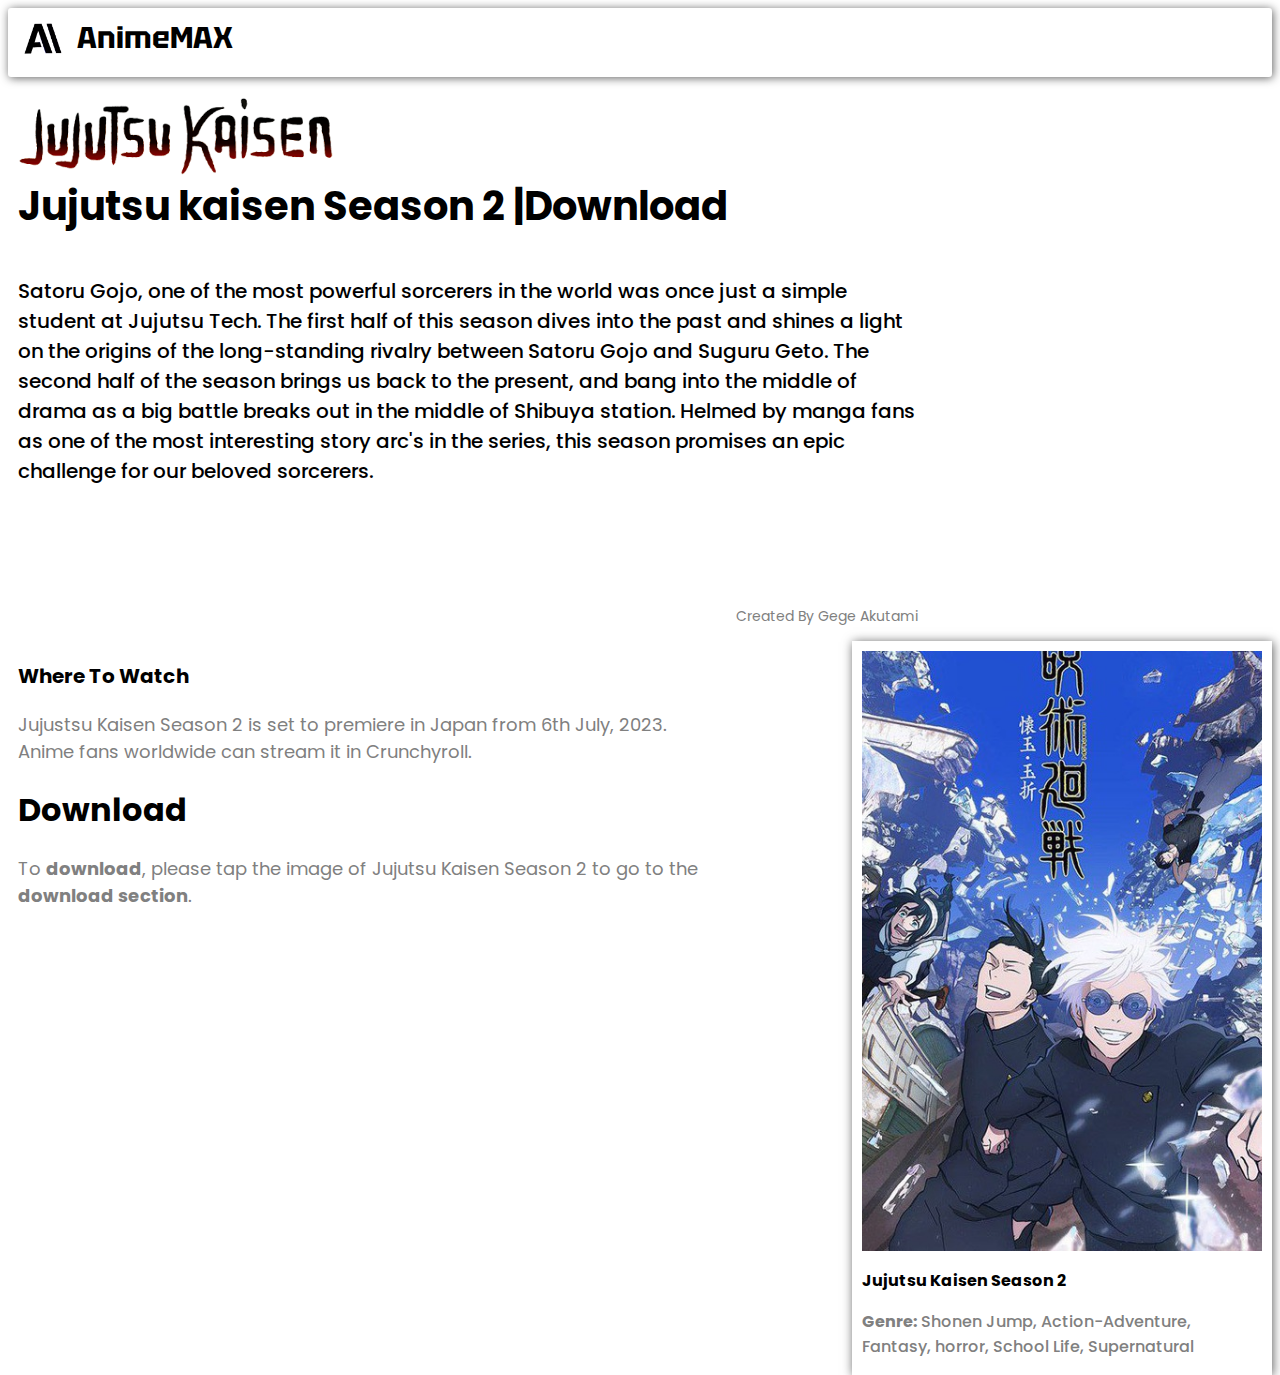
<file: index.html>
<!DOCTYPE html>
<html>
    <head>
        <title>AnimeMax.in</title>
        <link rel="stylesheet" href="style/style.css">
        <meta name="viewport" content="width=device-width, initial-scale=1.0">
    
        <link rel="preconnect" href="https://fonts.googleapis.com">
        <link rel="preconnect" href="https://fonts.gstatic.com" crossorigin>
        <link href="https://fonts.googleapis.com/css2?family=Tektur:wght@400;500;600;700;800;900&display=swap" rel="stylesheet">
        <link rel="preconnect" href="https://fonts.googleapis.com">
        <link rel="preconnect" href="https://fonts.gstatic.com" crossorigin>
        <link href="https://fonts.googleapis.com/css2?family=Poppins:wght@400;500;700&display=swap" rel="stylesheet">
    </head>
    
    <body>
        <div class="nav-div">
            <img class="logo-img" src="anime_images/AnimeMax.jpg">
            
            <p class="logo-name">AnimeMAX</p>
            
           <!-- <input class="search-bar" type="text" placeholder="Search">-->
        </div>
        <img class="front-img" src="anime_images/jjk_logo.png">
        
        <div class="des-div">
            <p class="anime-title">Jujutsu kaisen Season 2 |Download</p>
        
            <p class="anime-describtion">Satoru Gojo, one of the most powerful sorcerers in the world was once just a simple student at Jujutsu Tech. The first half of this season dives into the past and shines a light on the origins of the long-standing rivalry between Satoru Gojo and Suguru Geto. The second half of the season brings us back to the present, and bang into the middle of drama as a big battle breaks out in the middle of Shibuya station. Helmed by manga fans as one of the most interesting story arc's in the series, this season promises an epic challenge for our beloved sorcerers.</p>
            
            <p class="author-name">Created By Gege Akutami</p>
        </div>
        
        <a href="download.html">
            <div class="img-div">
                <img class="anime-img" src="anime_images/jujutsu_kaisen_season_2.jpg">
            
                <p class="img-describtion">Jujutsu Kaisen Season 2</p>
                <p class="anime-genre"><b>Genre:</b> Shonen Jump, Action-Adventure, Fantasy, horror, School Life, Supernatural</p>
            </div>
        </a>
        
        <div>
            <p class="watch-title">Where To Watch</p>
            
            <p class="watch-text">Jujustsu Kaisen Season 2 is set to premiere in Japan from 6th July, 2023. Anime fans worldwide can stream it in Crunchyroll.</p>
        </div>
        
        <div class="download">
            <h1>Download</h1>
            <p class="download-text">To <b>download</b>, please tap the image of Jujutsu Kaisen Season 2 to go to the <b>download section</b>.</p>
        </div>
    </body>
</html>
</file>
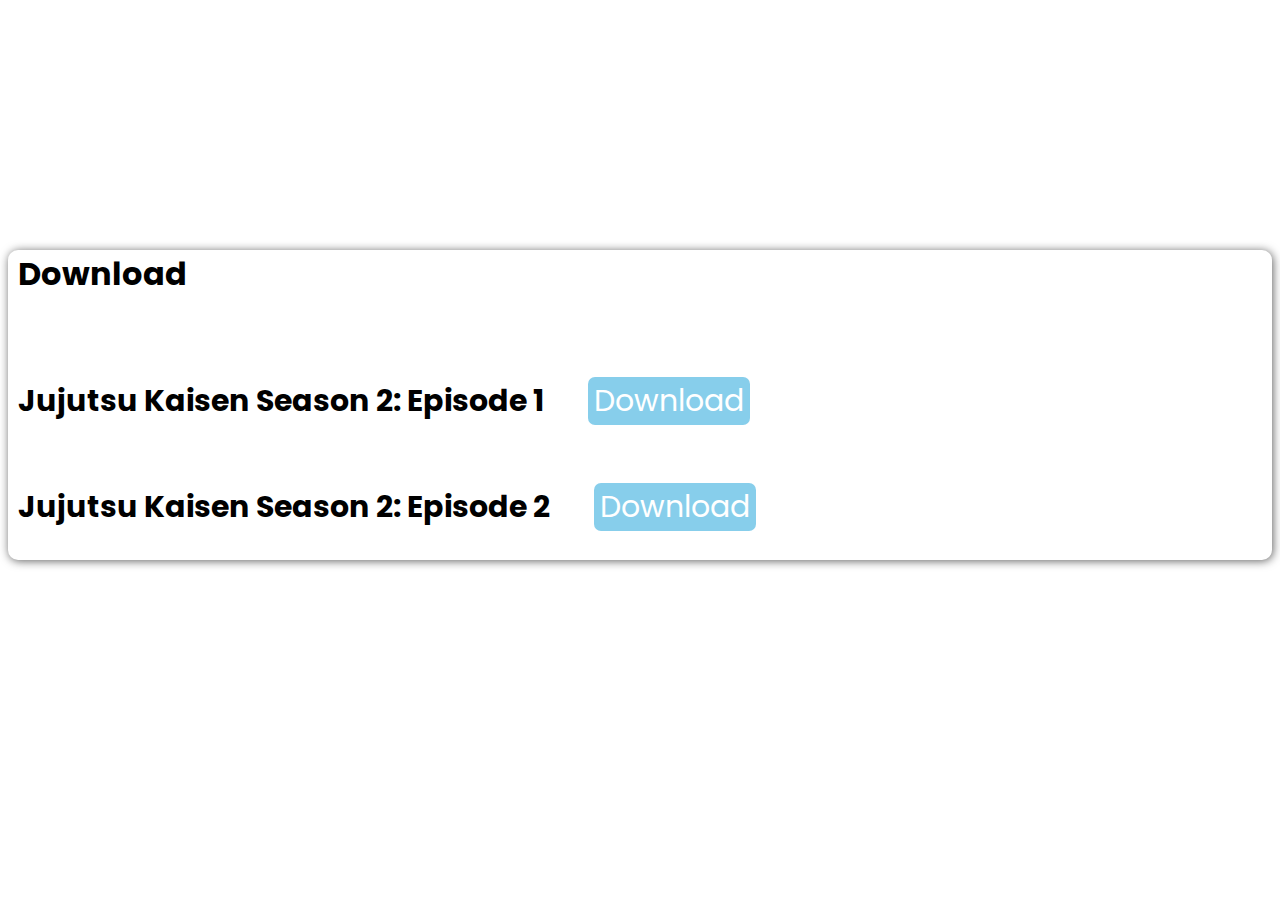
<file: download.html>
<!DOCTYPE html>
<html>
    <head>
        <title>Download</title>
        <link rel="stylesheet" href="download.css">
        <meta name="viewport" content="width=device-width, initial-scale=1.0">
        
        <link rel="preconnect" href="https://fonts.googleapis.com">
        <link rel="preconnect" href="https://fonts.gstatic.com" crossorigin>
        <link href="https://fonts.googleapis.com/css2?family=Poppins:wght@400;500;700&display=swap" rel="stylesheet">
    </head>
    
    <body>
        <div class="content">
            
            <div>
                <h1>Download</h1>
            </div>
            
            <div>
                <p class="download-name">Jujutsu Kaisen Season 2: Episode 1</p>
                <a href="jjk-download-s2-ep1.html">
                <button class="download-content">Download</button>
                </a>
            </div>
            
            <div>
                <p class="download-name">Jujutsu Kaisen Season 2: Episode 2</p>
                <a href="jjk-download-s2-ep2.html">
                <button class="download-content">Download</button>
                </a>
            </div>
            <!--<p class="download-name">Jujutsu Kaisen Season 2: Episode 3</p>
            <a href="jjk-download-s2-ep3.html">
                <button class="download-content">Download</button>
            </a>-->
        </div>
    </body>
</html>
</file>
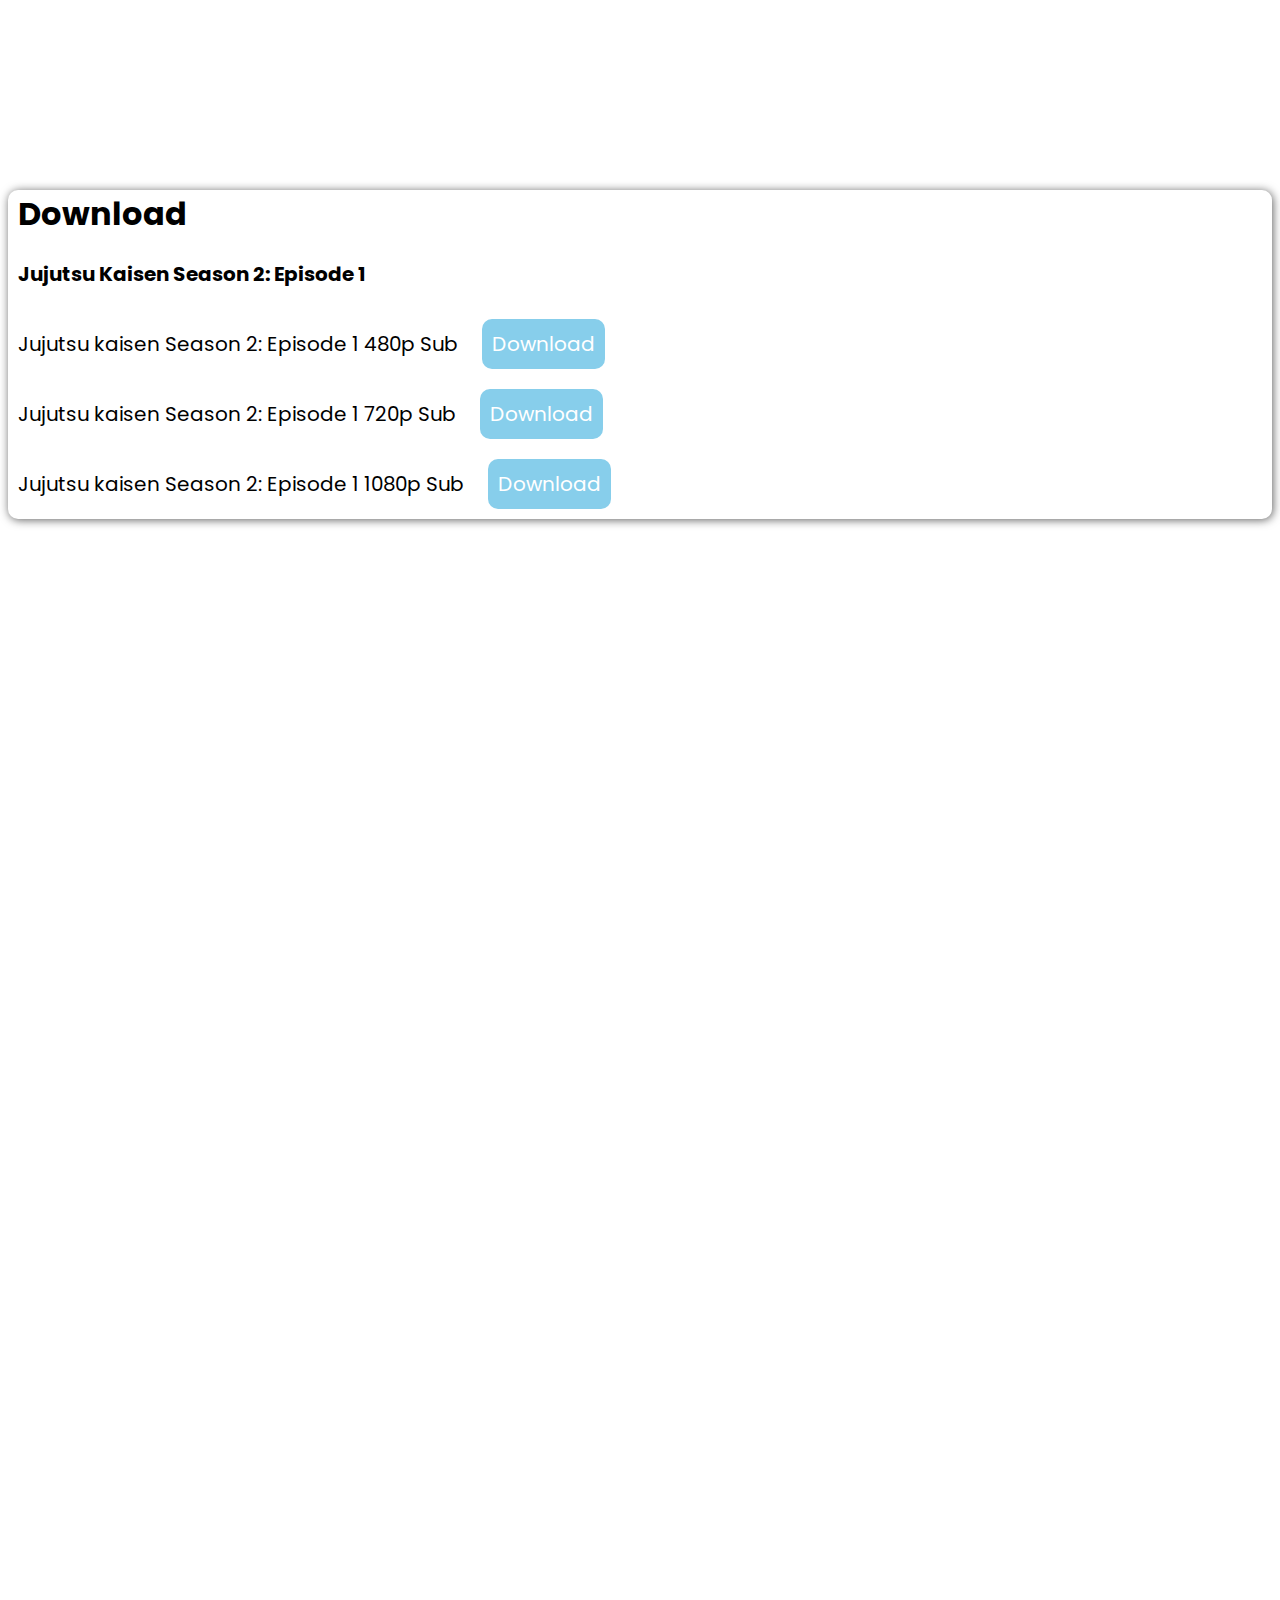
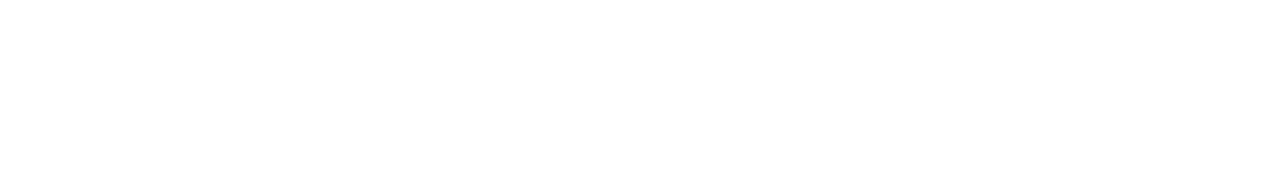
<file: jjk-download-s2-ep1.html>
<!DOCTYPE html>
<html>
    <head>
        <title>Download</title>
        <link rel="stylesheet" href="jjk-download-s2-ep1.css">
        <meta name="viewport" content="width=device-width, initial-scale=1.0">

        <link rel="preconnect" href="https://fonts.googleapis.com">
        <link rel="preconnect" href="https://fonts.gstatic.com" crossorigin>
        <link href="https://fonts.googleapis.com/css2?family=Poppins:wght@400;500;700&display=swap" rel="stylesheet">
    </head>
    
    <body>
         <div class="content">
                <h1>Download</h1>
            <p class="download-name">Jujutsu Kaisen Season 2: Episode 1</p>
                
            <div>
                <p class="anime-download">Jujutsu kaisen Season 2: Episode 1 480p Sub</p>
                <a href="JujutsuKaisen/Season_2/480p/jjk_s2_ep1_480p_sub.mkv" download="">
                    <button>Download</button>
                </a>
            </div>
                
            <div>
                <p class="anime-download">Jujutsu kaisen Season 2: Episode 1 720p Sub</p>
                <a href="JujutsuKaisen/Season_2/720p/jjk_s2_ep1_720p_sub.mkv" download="">
                    <button>Download</button>
                </a>
            </div>
                
            <div>    
                <p class="anime-download">Jujutsu kaisen Season 2: Episode 1 1080p Sub</p>
                <a href="JujutsuKaisen/Season_2/1080p/jjk_s2_ep1_1080p_sub.mkv" download="">
                    <button>Download</button>
                </a>
            </div>
        </div>    
    </body>
</html>
</file>
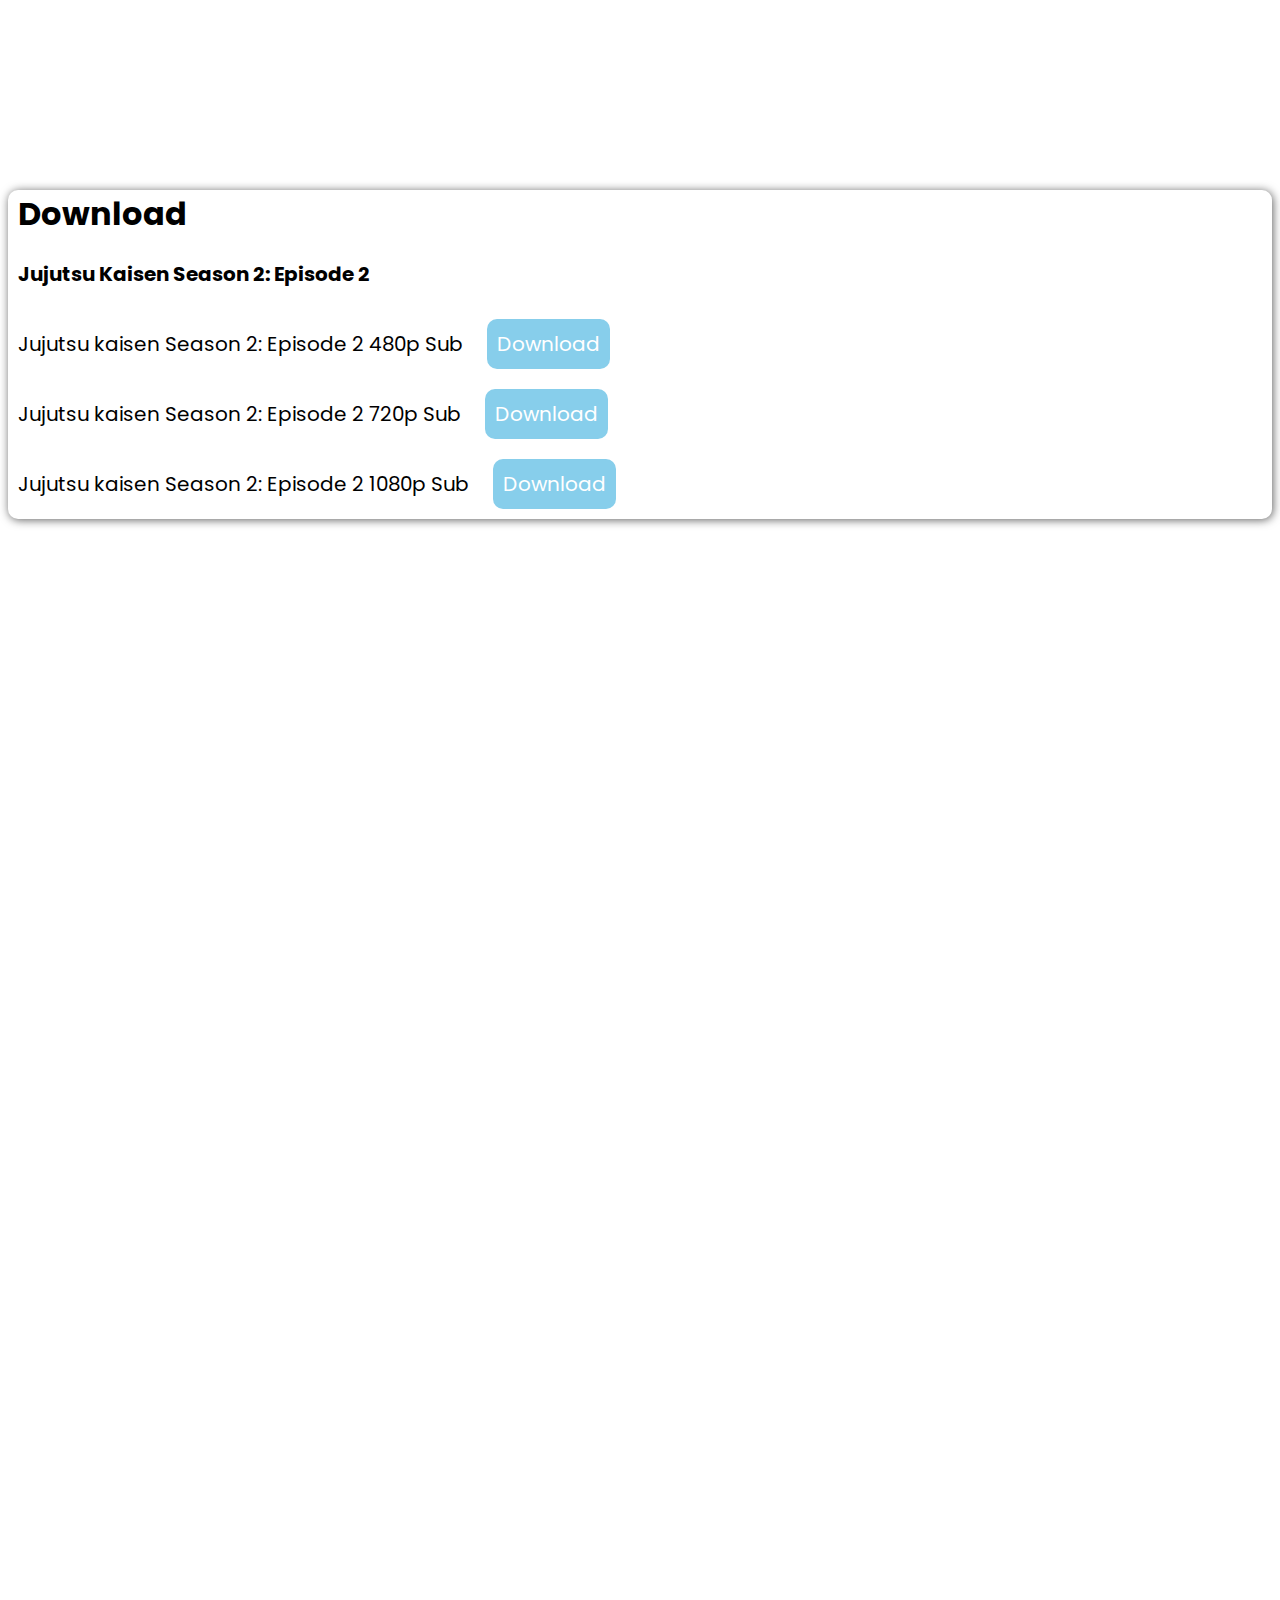
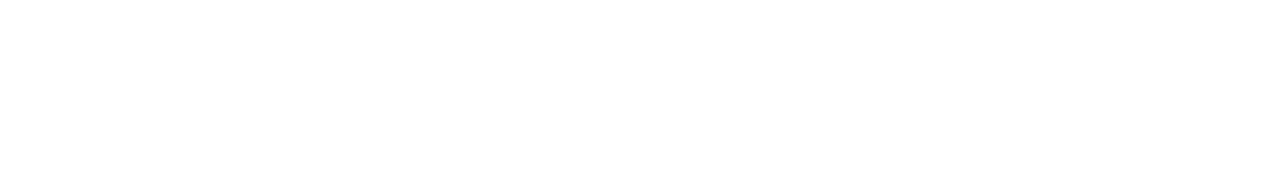
<file: jjk-download-s2-ep2.html>
<!DOCTYPE html>
<html>
    <head>
        <title>Download</title>
        <link rel="stylesheet" href="jjk-download-s2-ep2.css">
        <meta name="viewport" content="width=device-width, initial-scale=1.0">

        <link rel="preconnect" href="https://fonts.googleapis.com">
        <link rel="preconnect" href="https://fonts.gstatic.com" crossorigin>
        <link href="https://fonts.googleapis.com/css2?family=Poppins:wght@400;500;700&display=swap" rel="stylesheet">
    </head>
    
    <body>
         <div class="content">
                <h1>Download</h1>
            <p class="download-name">Jujutsu Kaisen Season 2: Episode 2</p>
                
            <div>
                <p class="anime-download">Jujutsu kaisen Season 2: Episode 2 480p Sub</p>
                <a href="JujutsuKaisen/Season_2/480p/jjk_s2_ep2_480p_sub.mkv" download="">
                    <button>Download</button>
                </a>
            </div>
                
            <div>
                <p class="anime-download">Jujutsu kaisen Season 2: Episode 2 720p Sub</p>
                <a href="JujutsuKaisen/Season_2/720p/jjk_s2_ep2_720p_sub.mkv" download="">
                    <button>Download</button>
                </a>
            </div>
                
            <div>    
                <p class="anime-download">Jujutsu kaisen Season 2: Episode 2 1080p Sub</p>
                <a href="JujutsuKaisen/Season_2/1080p/jjk_s2_ep2_1080p_sub.mp4" download="">
                    <button>Download</button>
                </a>
            </div>
        </div>    
    </body>
</html>
</file>
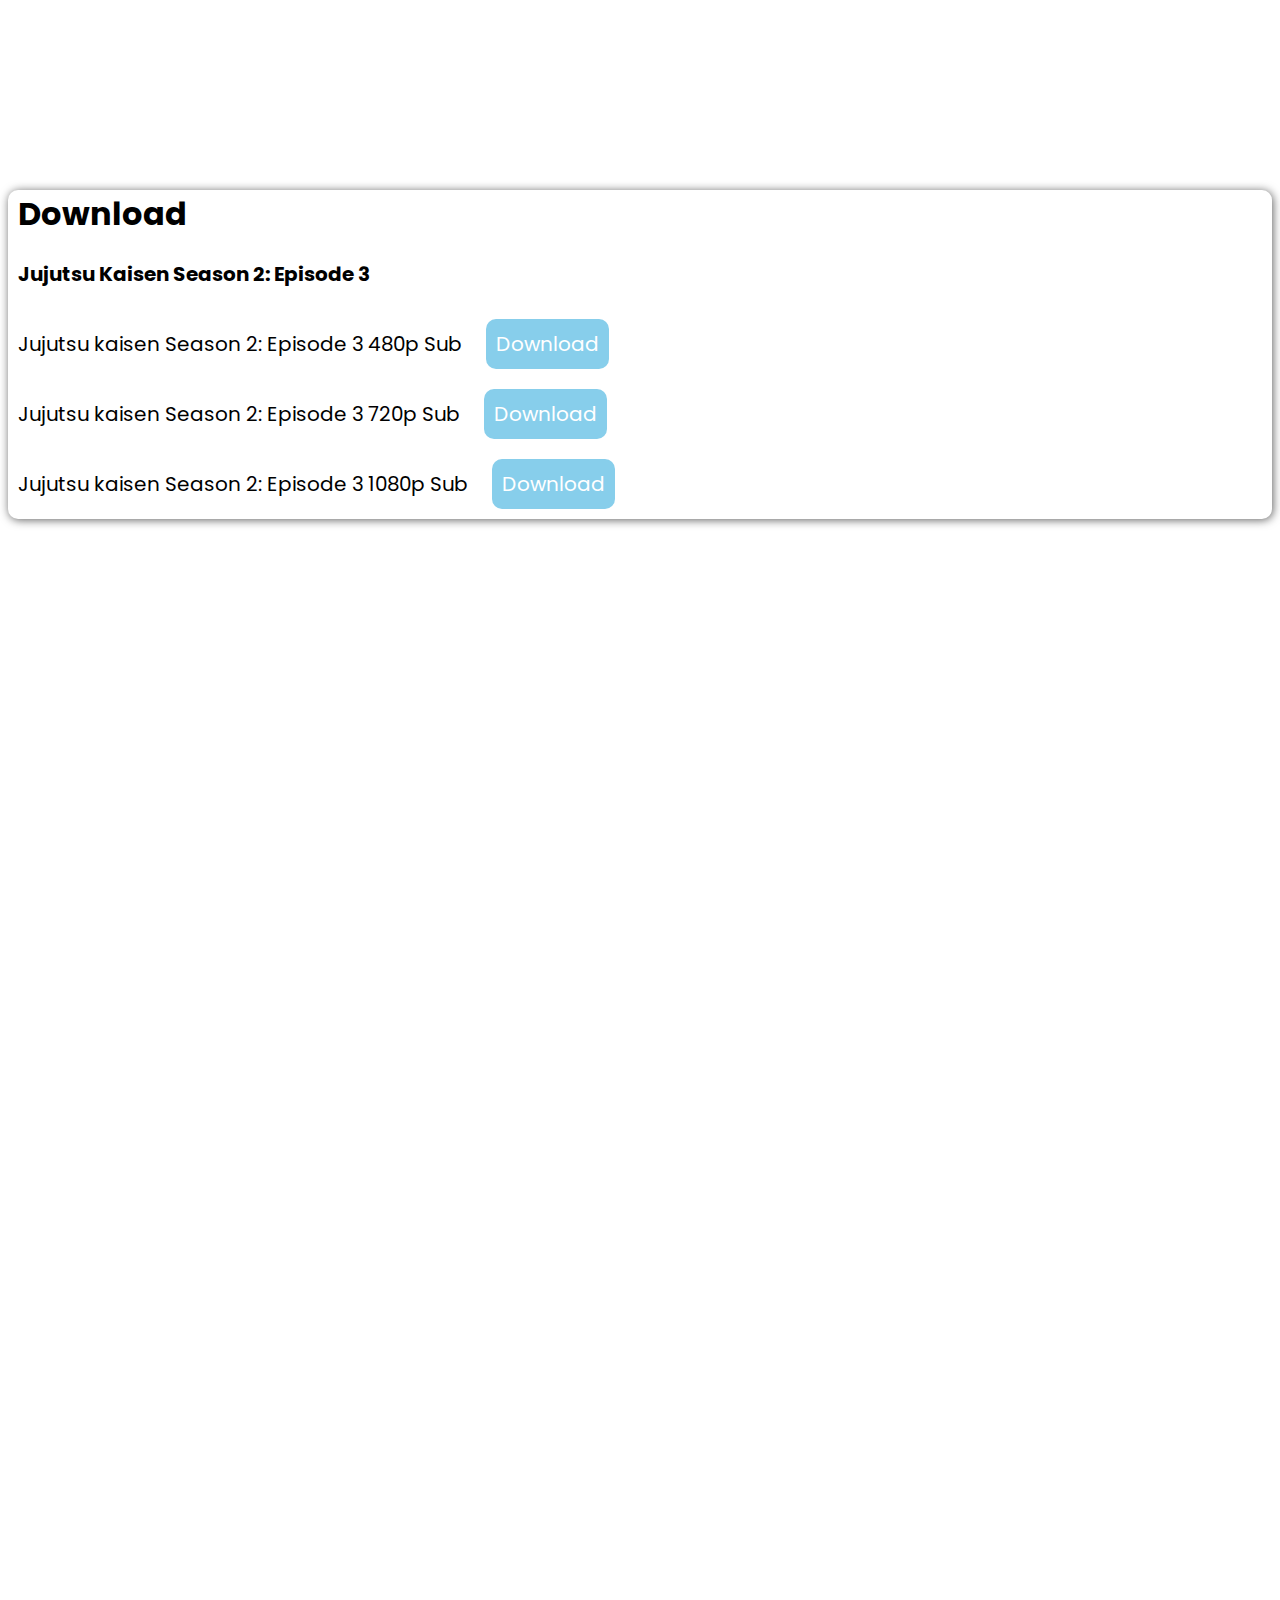
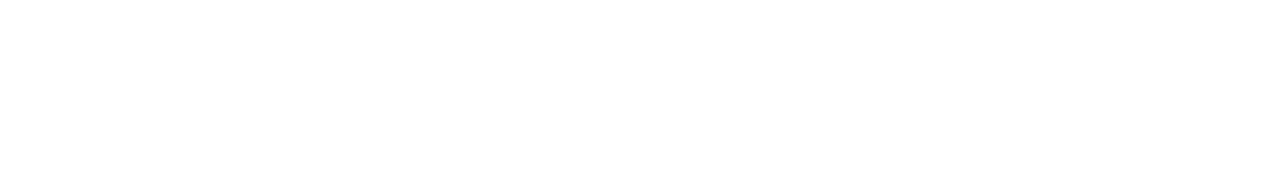
<file: jjk-download-s2-ep3.html>
<!DOCTYPE html>
<html>
    <head>
        <title>Download</title>
        <link rel="stylesheet" href="jjk-download-s2-ep3.css">
        <meta name="viewport" content="width=device-width, initial-scale=1.0">

        <link rel="preconnect" href="https://fonts.googleapis.com">
        <link rel="preconnect" href="https://fonts.gstatic.com" crossorigin>
        <link href="https://fonts.googleapis.com/css2?family=Poppins:wght@400;500;700&display=swap" rel="stylesheet">
    </head>
    
    <body>
         <div class="content">
                <h1>Download</h1>
            <p class="download-name">Jujutsu Kaisen Season 2: Episode 3</p>
                
            <div>
                <p class="anime-download">Jujutsu kaisen Season 2: Episode 3 480p Sub</p>
                <a href="" download="">
                    <button>Download</button>
                </a>
            </div>
                
            <div>
                <p class="anime-download">Jujutsu kaisen Season 2: Episode 3 720p Sub</p>
                <a href="" download="">
                    <button>Download</button>
                </a>
            </div>
                
            <div>    
                <p class="anime-download">Jujutsu kaisen Season 2: Episode 3 1080p Sub</p>
                <a href="" download="">
                    <button>Download</button>
                </a>
            </div>
        </div>    
    </body>
</html>
</file>
<file: style/style.css>
* {
    font-family: 'Poppins',arial;
}

.logo-img {
    width:40px;
    margin-left:10px;
    margin-top:5px;
    margin-bottom:5px;
}

.logo-name {
    font-family:'Tektur';
    font-size:30px;
    font-weight:bold;
    display:inline-block;
    margin-left:10px;
    margin-top:0;
    margin-bottom:0;
    vertical-align: top;
}

.nav-div {
    border-radius:3px;
    margin-bottom:20px;
    padding-top:10px;
    padding-bottom:10px;
    padding-left:5px;
    box-shadow:1px 1px 10px rgba(96,96,96,10);
}

.search-bar {
    height:30px;
    display:inline-block;
    border-radius:15px;
    border:1px;
    border-style:solid;
    padding-left:10px;
    vertical-align:top;
}

.front-img {
    width:25%;
    display:block;
    margin-left:10px;
}

.anime-title {
    font-size:40px;
    font-weight:bold;
    margin-top:0;
    margin-left:10px;
}

.anime-describtion {
    font-size:20px;
    font-weight:500;
    width:900px;
    margin-left:10px;
}

.anime-img {
    margin:10px;
    width:400px;
    height:600px;
    object-fit:cover;
    
    
}

.des-div {
    display:inline-block;
    vertical-align:top;
}

.img-div {
    display:inline-block;
    float:right;
    box-shadow:1px 1px 10px rgba(96,96,96,10);
}

.img-describtion {
    color: black;
    font-family:'poppins',arial;
    margin-top:0;
    margin-left:10px;
    font-weight:bold;
}

.anime-genre {
    width:400px;
    margin-left:10px;
    font-weight:500;
    color:grey;
}

.author-name {
    font-size:14px;
    color:grey;
    margin-top:100px;
    float:right;
}

.watch-title {
    font-size:20px;
    font-weight:bold;
    margin-left:10px;
}

.watch-text {
    font-size:18px;
    width:700px;
    color:grey;
    margin-left:10px;
}

.download {
    margin-left: 10px;
}

.download-text {
    font-size: 18px;
    width: 700px;
    color: grey;
}
</file>
<file: download.css>
* {
    font-family:'Poppins',arial;
}

.content {
    margin-top: 250px;
    box-shadow:1px 1px 10px rgba(96,96,96,10);
    border-radius: 10px;
}

h1 {
    margin-left: 10px;
    margin-bottom: 50px;
}

.download-name {
    font-size: 30px;
    font-weight: bold;
    margin-left: 10px;
    margin-right: 20px;
    display: inline-block;
}

.download-content {
    display: inline-block;
    background-color: skyblue;
    color: white;
    border: 0;
    border-radius: 7px;
    font-size: 30px;
    margin-left: 20px;
    cursor: pointer;
}
</file>
<file: jjk-download-s2-ep1.css>
* {
    font-family: 'poppins',arial;
}

h1 {
    font-family: 'poppins',arial;
    margin-left: 10px;
    display: block;
}

.content {
    box-shadow:1px 1px 10px rgba(96,96,96,10);
    margin-top: 15%;
    margin-bottom: 100%;
    border-radius: 10px;
}

.download-name {
    font-size: 20px;
    font-weight: bold;
    margin-left: 10px;
}

.anime-download {
    font-size: 20px;
    margin-left: 10px;
    display: inline-block;
}

div a button {
    border:0;
    border-radius: 10px;
    font-size: 20px;
    background-color: skyblue;
    color: white;
    margin-left: 20px;
    margin-bottom: 10px;
    padding: 10px;
    cursor: pointer;
}
</file>
<file: jjk-download-s2-ep2.css>
* {
    font-family: 'poppins',arial;
}

h1 {
    font-family: 'poppins',arial;
    margin-left: 10px;
    display: block;
}

.content {
    box-shadow:1px 1px 10px rgba(96,96,96,10);
    margin-top: 15%;
    margin-bottom: 100%;
    border-radius: 10px;
}

.download-name {
    font-size: 20px;
    font-weight: bold;
    margin-left: 10px;
}

.anime-download {
    font-size: 20px;
    margin-left: 10px;
    display: inline-block;
}

div a button {
    border:0;
    border-radius: 10px;
    font-size: 20px;
    background-color: skyblue;
    color: white;
    margin-left: 20px;
    margin-bottom: 10px;
    padding: 10px;
    cursor: pointer;
}
</file>
<file: jjk-download-s2-ep3.css>
* {
    font-family: 'poppins',arial;
}

h1 {
    font-family: 'poppins',arial;
    margin-left: 10px;
    display: block;
}

.content {
    box-shadow:1px 1px 10px rgba(96,96,96,10);
    margin-top: 15%;
    margin-bottom: 100%;
    border-radius: 10px;
}

.download-name {
    font-size: 20px;
    font-weight: bold;
    margin-left: 10px;
}

.anime-download {
    font-size: 20px;
    margin-left: 10px;
    display: inline-block;
}

div a button {
    border:0;
    border-radius: 10px;
    font-size: 20px;
    background-color: skyblue;
    color: white;
    margin-left: 20px;
    margin-bottom: 10px;
    padding: 10px;
    cursor: pointer;
}
</file>
